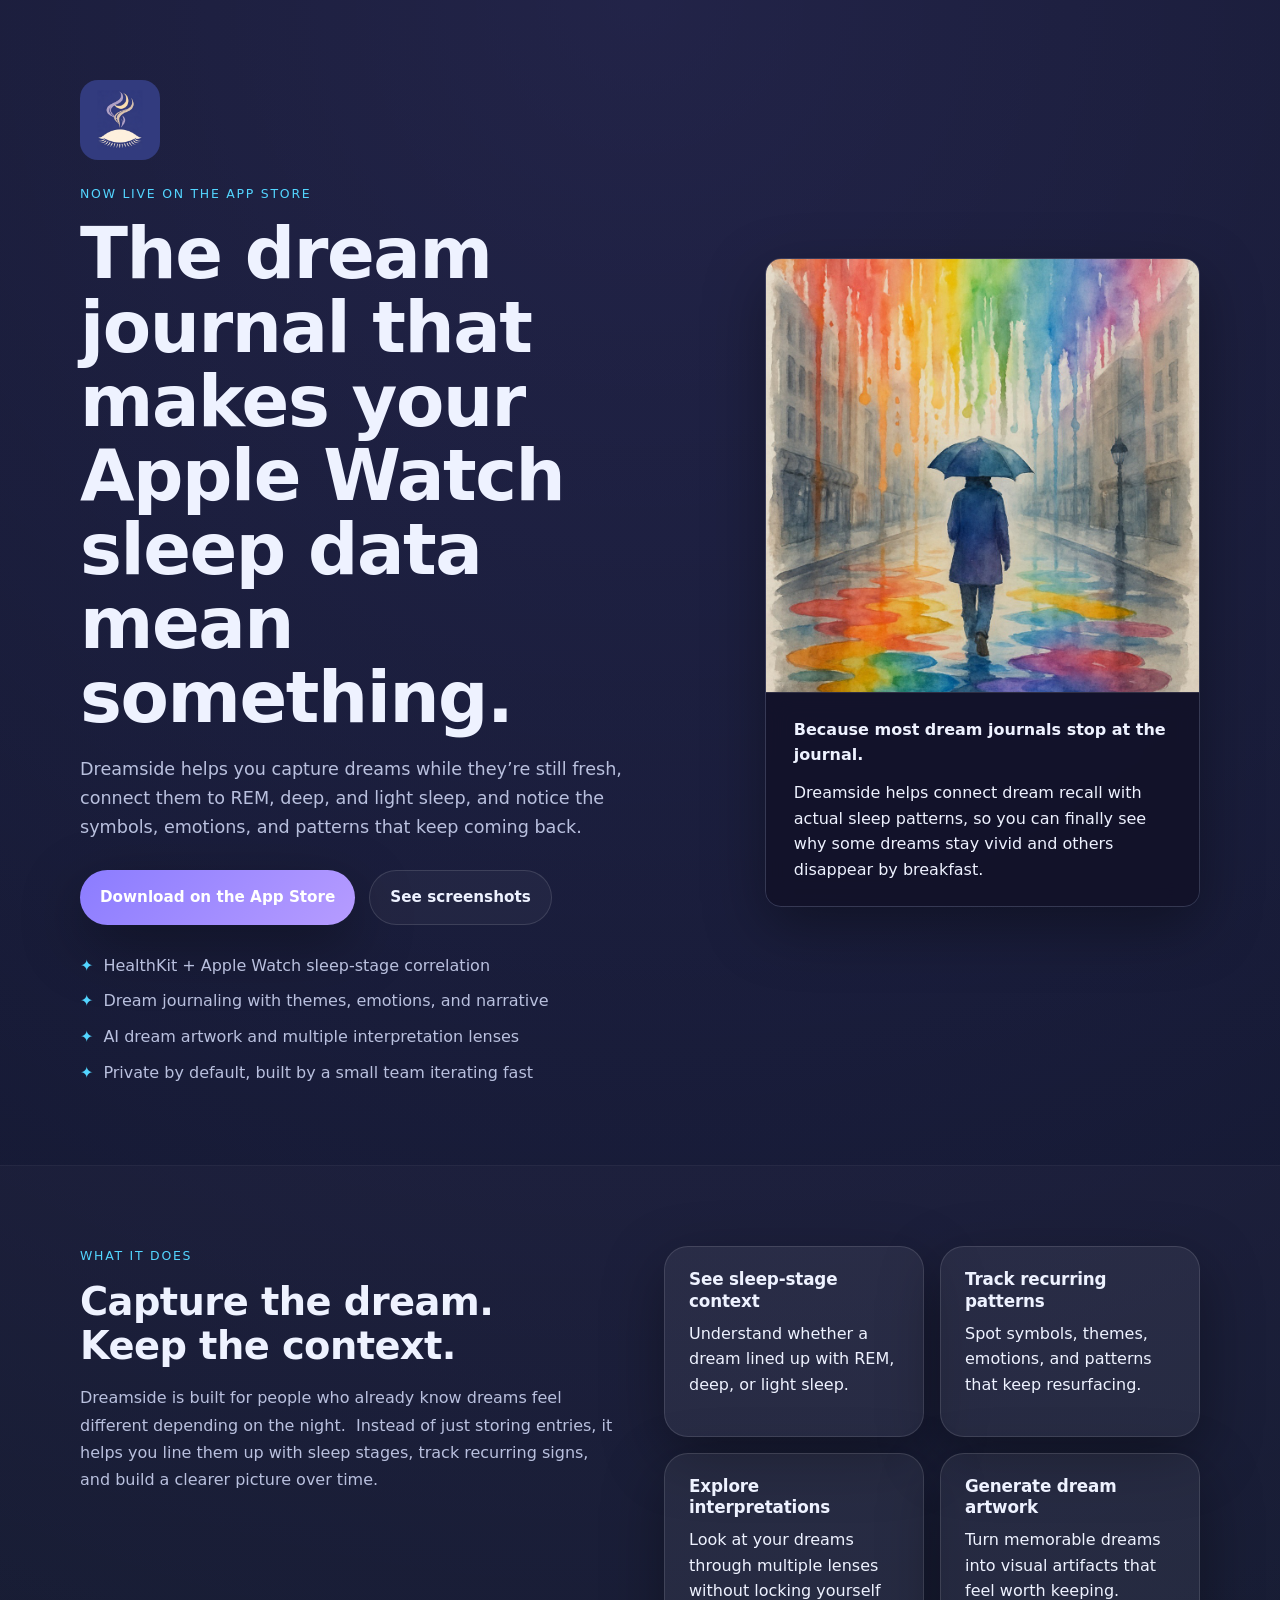
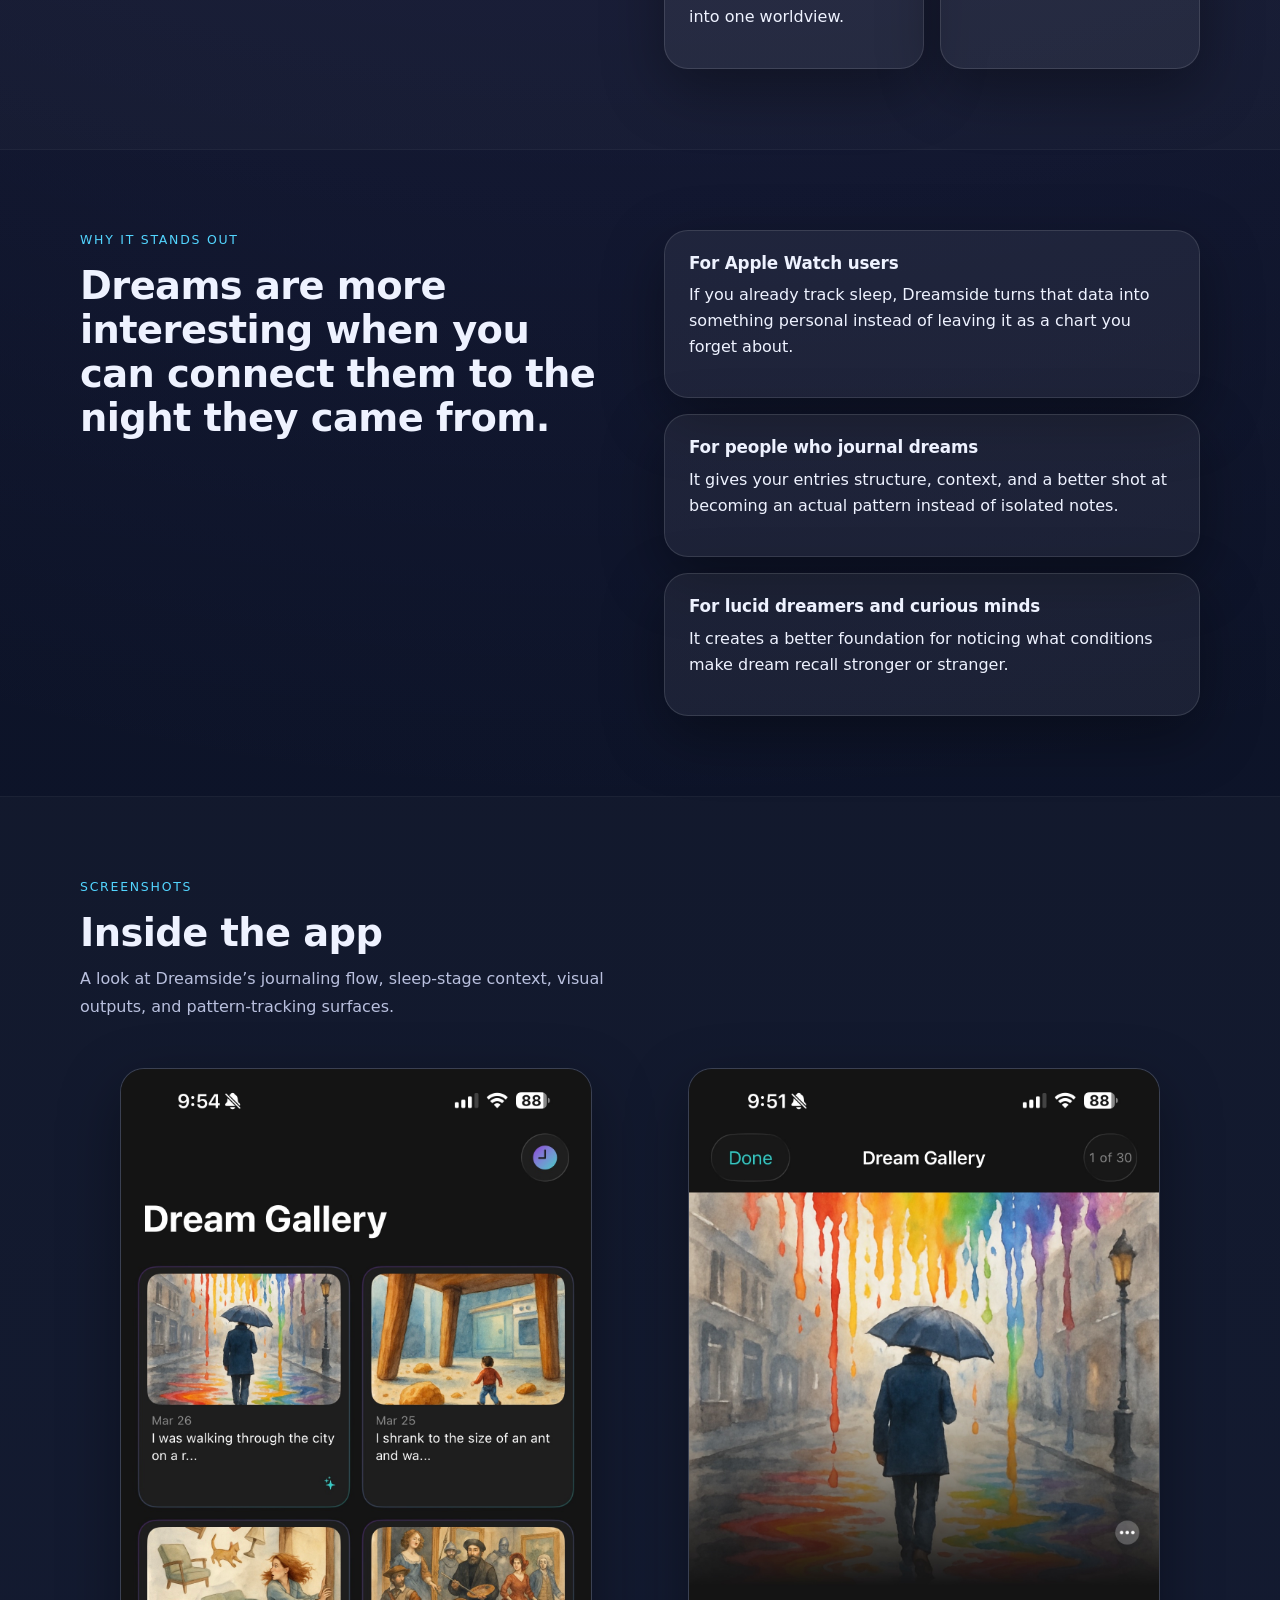
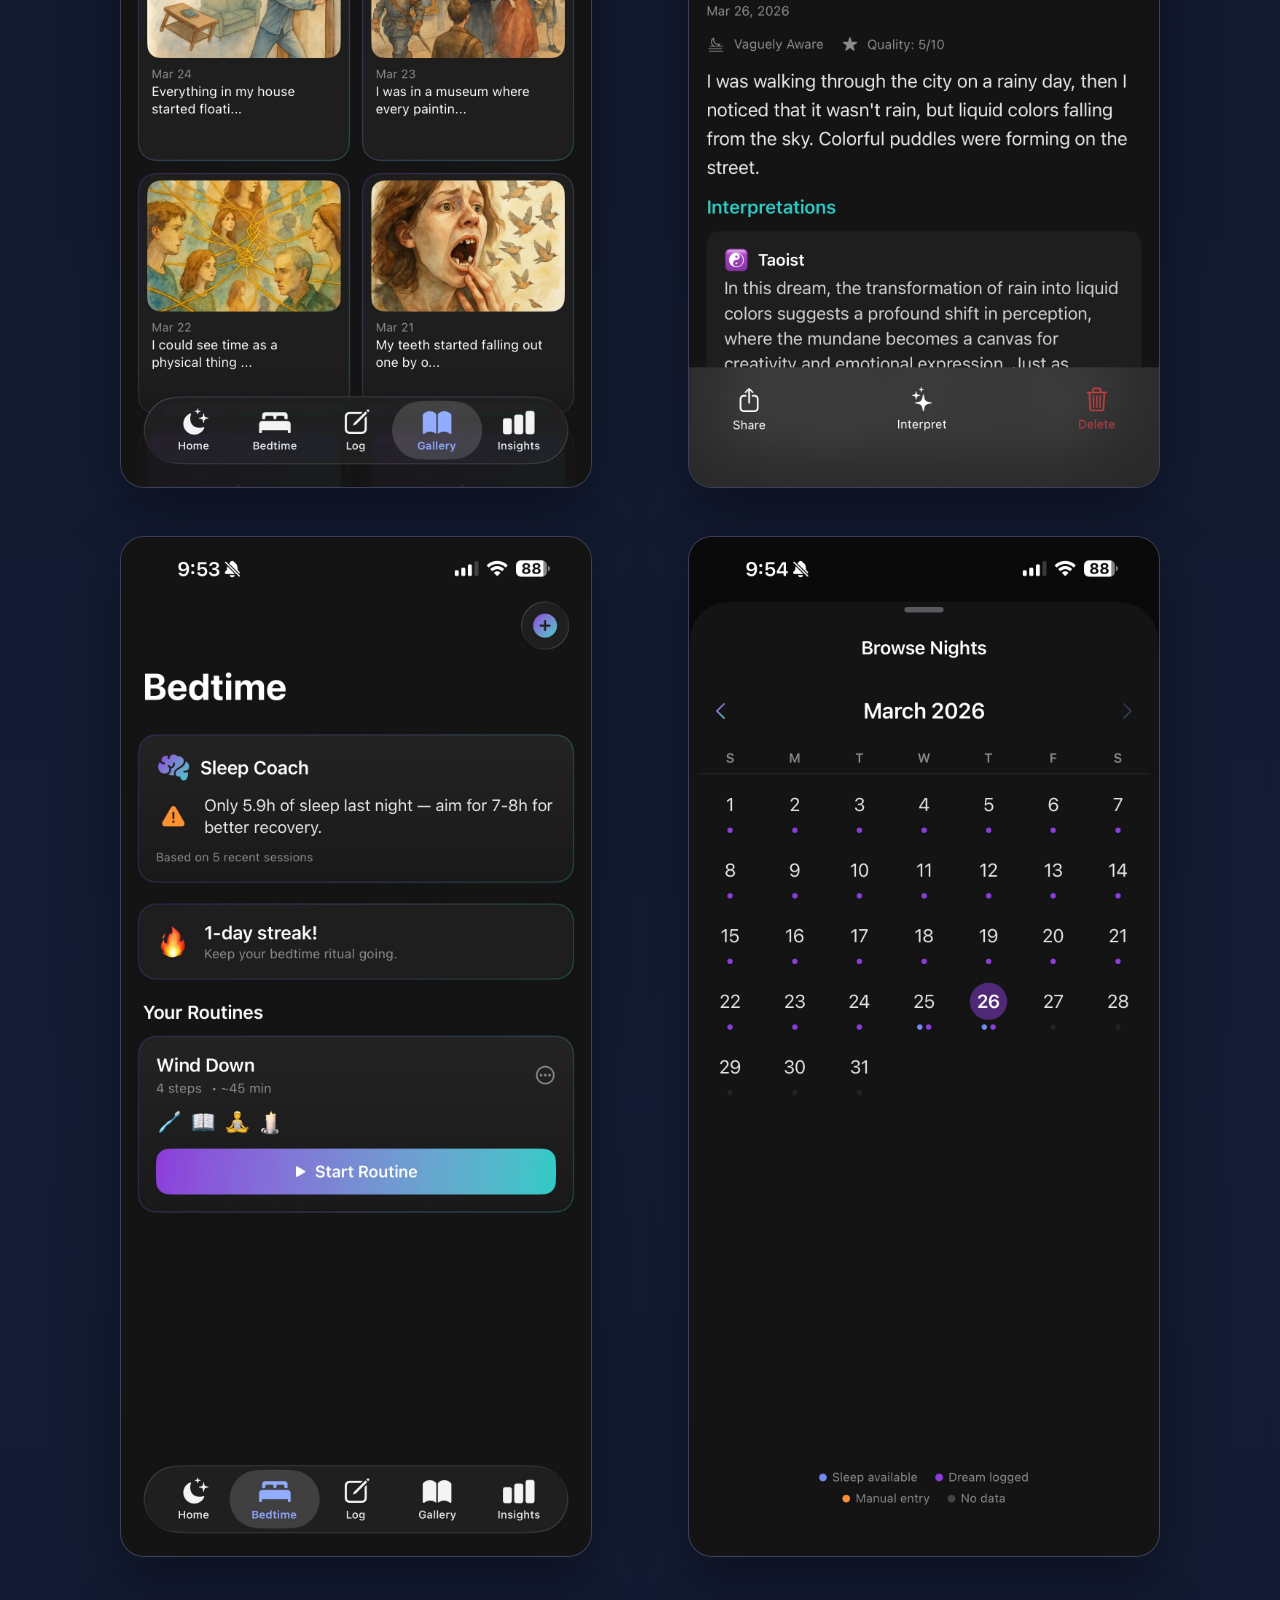
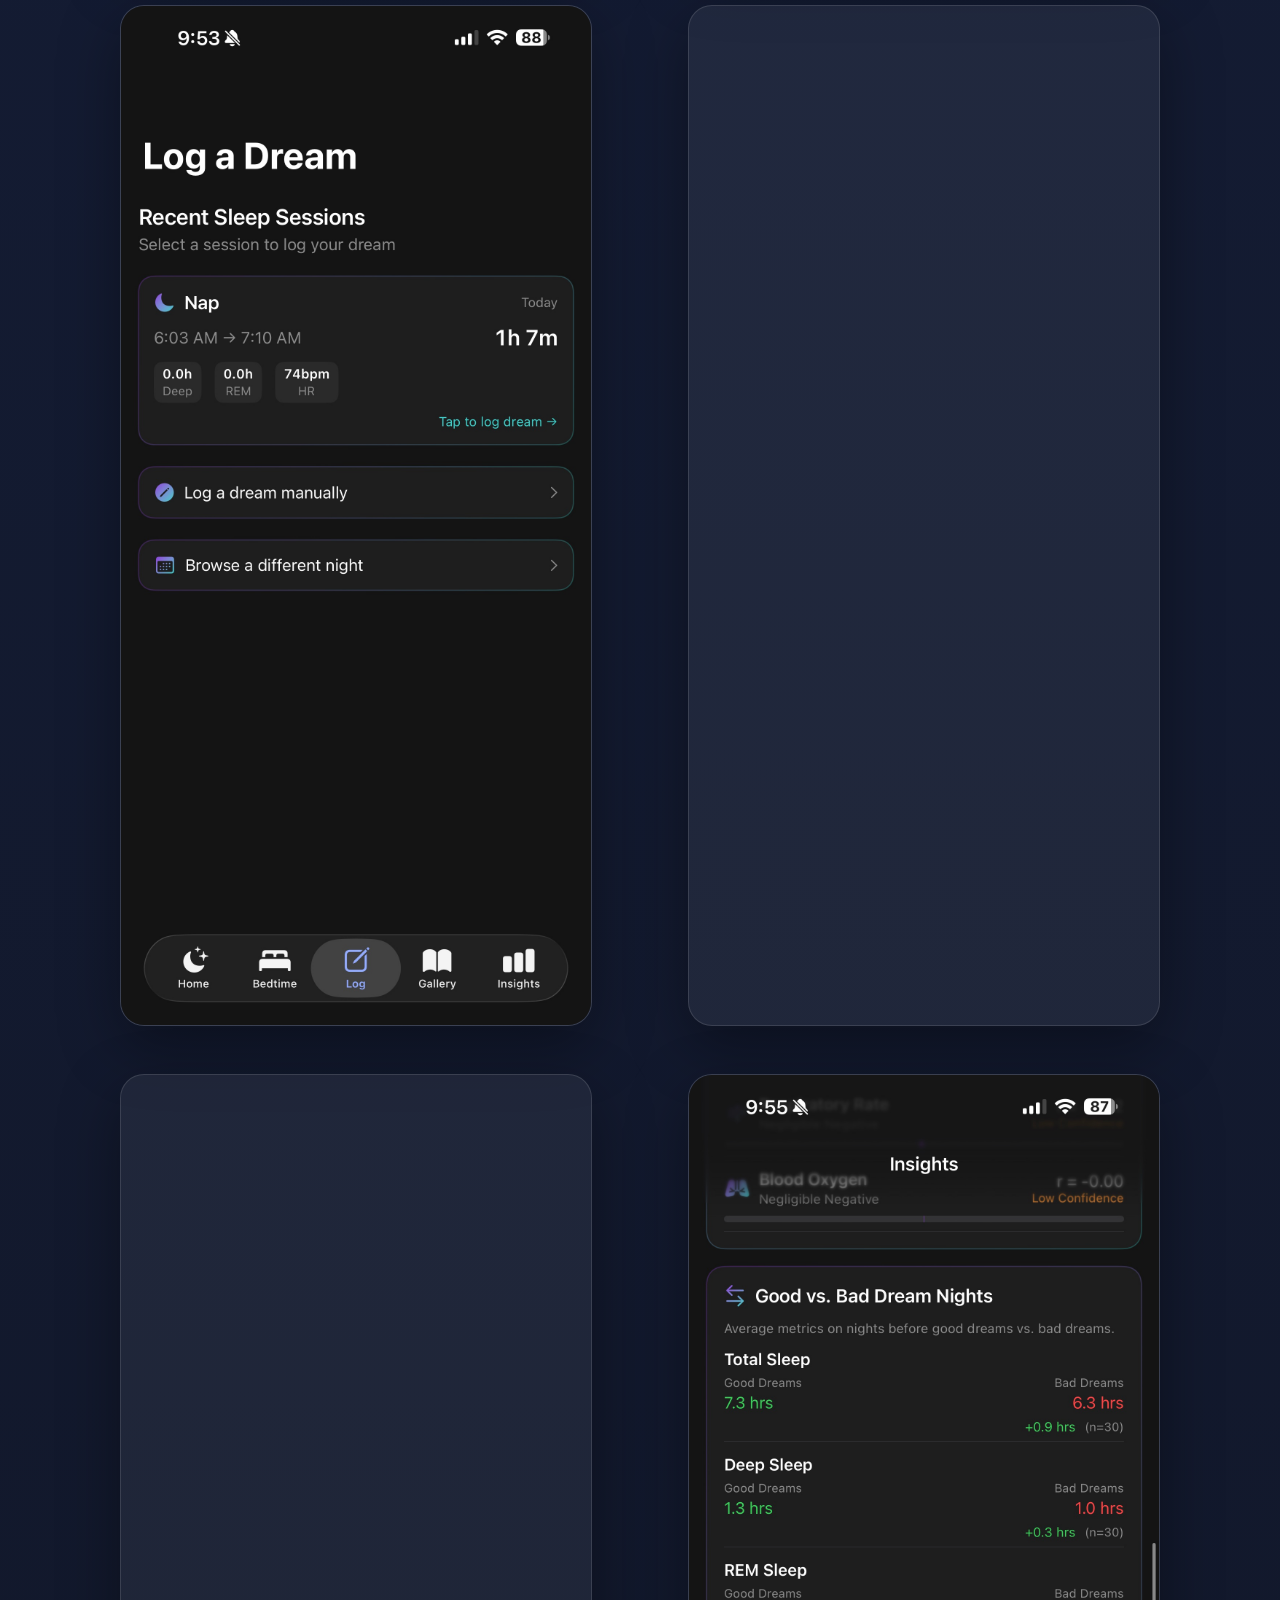
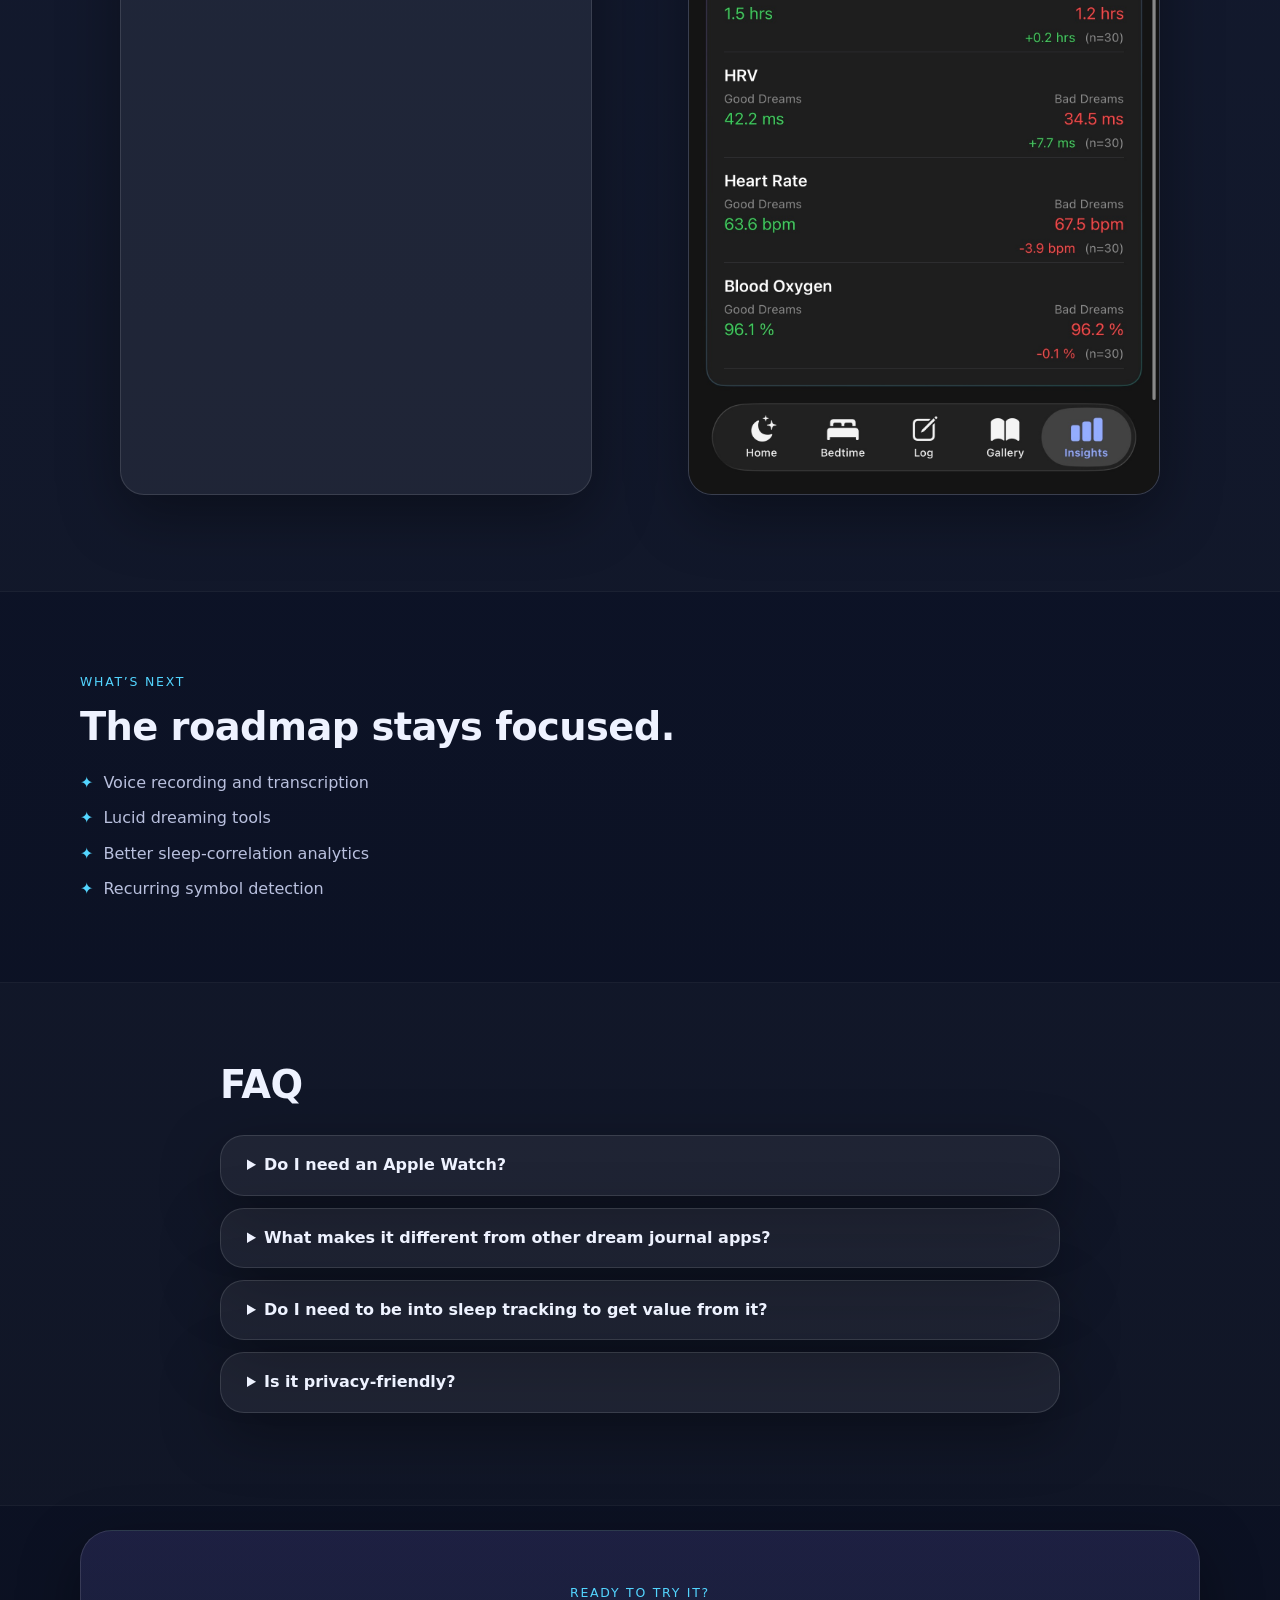
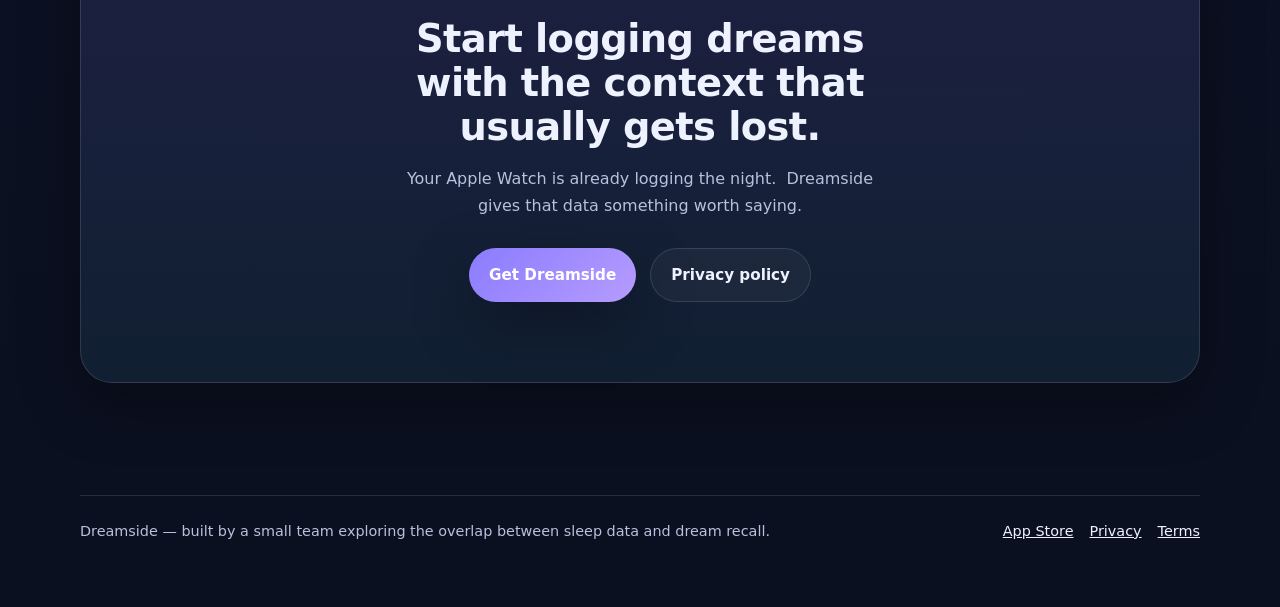
<file: index.html>
<!DOCTYPE html>
<html lang="en">
<head>
  <meta charset="UTF-8" />
  <meta name="viewport" content="width=device-width, initial-scale=1.0" />
  <title>Dreamside — Dream journal with Apple Watch sleep correlation</title>
  <meta name="description" content="Dreamside is a dream journal for Apple Watch users who want to connect dream recall, sleep stages, recurring symbols, and dream patterns over time." />
  <meta property="og:title" content="Dreamside — Dream journal with Apple Watch sleep correlation" />
  <meta property="og:description" content="Log dreams, connect them to sleep stages, and spot the patterns that keep returning." />
  <link rel="stylesheet" href="styles.css" />
</head>
<body>
  <header class="hero">
    <div class="hero__content">
      <img src="./dreamside-icon.png" alt="Dreamside app icon" class="hero__icon" />
      <p class="eyebrow">Now live on the App Store</p>
      <h1>The dream journal that makes your Apple Watch sleep data mean something.</h1>
      <p class="lede">Dreamside helps you capture dreams while they’re still fresh, connect them to REM, deep, and light sleep, and notice the symbols, emotions, and patterns that keep coming back.</p>
      <div class="hero__actions">
        <a class="button button--primary" href="https://apps.apple.com/app/dreamside/id6760677300" target="_blank" rel="noreferrer">Download on the App Store</a>
        <a class="button button--ghost" href="#gallery">See screenshots</a>
      </div>
      <ul class="hero__bullets">
        <li>HealthKit + Apple Watch sleep-stage correlation</li>
        <li>Dream journaling with themes, emotions, and narrative</li>
        <li>AI dream artwork and multiple interpretation lenses</li>
        <li>Private by default, built by a small team iterating fast</li>
      </ul>
    </div>
    <div class="hero__card">
      <div class="hero__card-unit">
        <div class="hero__card-figure">
          <img src="./hero-img.jpg" alt="Dreamside app screenshot" class="hero__card-image" />
        </div>
        <div class="hero__card-caption">
          <strong>Because most dream journals stop at the journal.</strong>
          <p>Dreamside helps connect dream recall with actual sleep patterns, so you can finally see why some dreams stay vivid and others disappear by breakfast.</p>
        </div>
      </div>
    </div>
  </header>

  <main>
    <section class="section section--alt">
      <div class="section__inner intro-grid">
        <div>
          <p class="eyebrow">What it does</p>
          <h2>Capture the dream.<br>Keep the context.</h2>
          <p class="section-copy">Dreamside is built for people who already know dreams feel different depending on the night. Instead of just storing entries, it helps you line them up with sleep stages, track recurring signs, and build a clearer picture over time.</p>
        </div>
        <div class="feature-grid">
          <article class="feature-card">
            <h3>See sleep-stage context</h3>
            <p>Understand whether a dream lined up with REM, deep, or light sleep.</p>
          </article>
          <article class="feature-card">
            <h3>Track recurring patterns</h3>
            <p>Spot symbols, themes, emotions, and patterns that keep resurfacing.</p>
          </article>
          <article class="feature-card">
            <h3>Explore interpretations</h3>
            <p>Look at your dreams through multiple lenses without locking yourself into one worldview.</p>
          </article>
          <article class="feature-card">
            <h3>Generate dream artwork</h3>
            <p>Turn memorable dreams into visual artifacts that feel worth keeping.</p>
          </article>
        </div>
      </div>
    </section>

    <section class="section">
      <div class="section__inner value-grid">
        <div>
          <p class="eyebrow">Why it stands out</p>
          <h2>Dreams are more interesting when you can connect them to the night they came from.</h2>
        </div>
        <div class="value-list">
          <article>
            <h3>For Apple Watch users</h3>
            <p>If you already track sleep, Dreamside turns that data into something personal instead of leaving it as a chart you forget about.</p>
          </article>
          <article>
            <h3>For people who journal dreams</h3>
            <p>It gives your entries structure, context, and a better shot at becoming an actual pattern instead of isolated notes.</p>
          </article>
          <article>
            <h3>For lucid dreamers and curious minds</h3>
            <p>It creates a better foundation for noticing what conditions make dream recall stronger or stranger.</p>
          </article>
        </div>
      </div>
    </section>

    <section id="gallery" class="section section--alt">
      <div class="section__inner">
        <p class="eyebrow">Screenshots</p>
        <h2>Inside the app</h2>
        <p class="section-copy">A look at Dreamside’s journaling flow, sleep-stage context, visual outputs, and pattern-tracking surfaces.</p>
        <div id="gallery-grid" class="gallery-grid"></div>
      </div>
    </section>

    <section class="section">
      <div class="section__inner">
        <p class="eyebrow">What’s next</p>
        <h2>The roadmap stays focused.</h2>
        <ul class="stack-list">
          <li>Voice recording and transcription</li>
          <li>Lucid dreaming tools</li>
          <li>Better sleep-correlation analytics</li>
          <li>Recurring symbol detection</li>
        </ul>
      </div>
    </section>

    <section class="section section--alt">
      <div class="section__inner faq">
        <h2>FAQ</h2>
        <details>
          <summary>Do I need an Apple Watch?</summary>
          <p>No, but that’s where Dreamside gets most of its power. You can still journal dreams without one, but the sleep-stage context is the differentiator.</p>
        </details>
        <details>
          <summary>What makes it different from other dream journal apps?</summary>
          <p>Most dream journals help you capture the dream. Dreamside helps you connect dream recall to actual sleep patterns over time, especially if you already use Apple Watch for sleep tracking.</p>
        </details>
        <details>
          <summary>Do I need to be into sleep tracking to get value from it?</summary>
          <p>No. Some people use it because they already track sleep and want their data to mean something. Others just want a better way to remember and reflect on their dreams. It works either way.</p>
        </details>
        <details>
          <summary>Is it privacy-friendly?</summary>
          <p>Yes. Dreamside is designed around private journaling, on-device use, and secure sync rather than social sharing by default.</p>
        </details>
      </div>
    </section>

    <section class="section cta-section">
      <div class="section__inner cta-card">
        <p class="eyebrow">Ready to try it?</p>
        <h2>Start logging dreams with the context that usually gets lost.</h2>
        <p class="section-copy">Your Apple Watch is already logging the night. Dreamside gives that data something worth saying.</p>
        <div class="hero__actions hero__actions--center">
          <a class="button button--primary" href="https://apps.apple.com/app/dreamside/id6760677300" target="_blank" rel="noreferrer">Get Dreamside</a>
          <a class="button button--ghost" href="https://caseylester-dev.github.io/Dreamside/privacy" target="_blank" rel="noreferrer">Privacy policy</a>
        </div>
      </div>
    </section>
  </main>

  <footer class="footer">
    <div class="footer__inner">
      <p>Dreamside — built by a small team exploring the overlap between sleep data and dream recall.</p>
      <div class="footer__links">
        <a href="https://apps.apple.com/app/dreamside/id6760677300" target="_blank" rel="noreferrer">App Store</a>
        <a href="https://caseylester-dev.github.io/Dreamside/privacy" target="_blank" rel="noreferrer">Privacy</a>
        <a href="https://www.apple.com/legal/internet-services/itunes/dev/stdeula/" target="_blank" rel="noreferrer">Terms</a>
      </div>
    </div>
  </footer>

  <script src="app.js"></script>
</body>
</html>
</file>
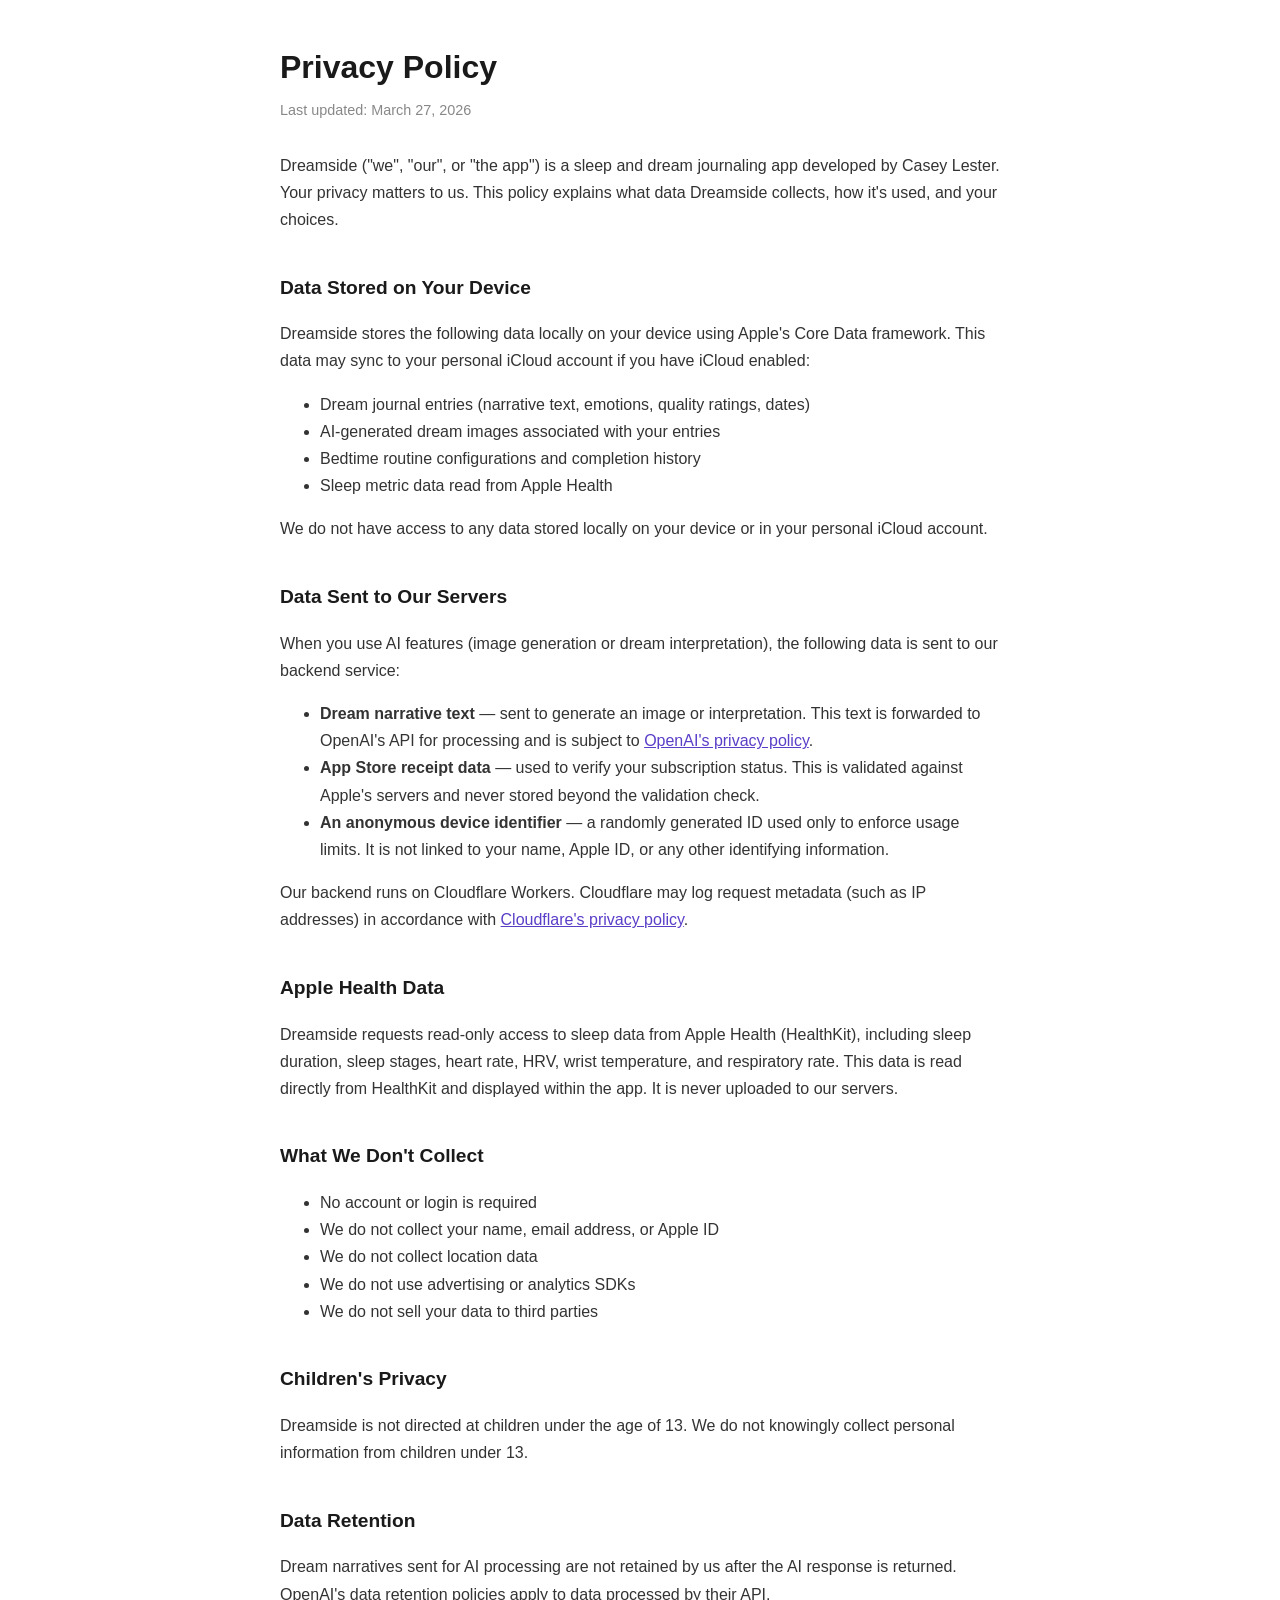
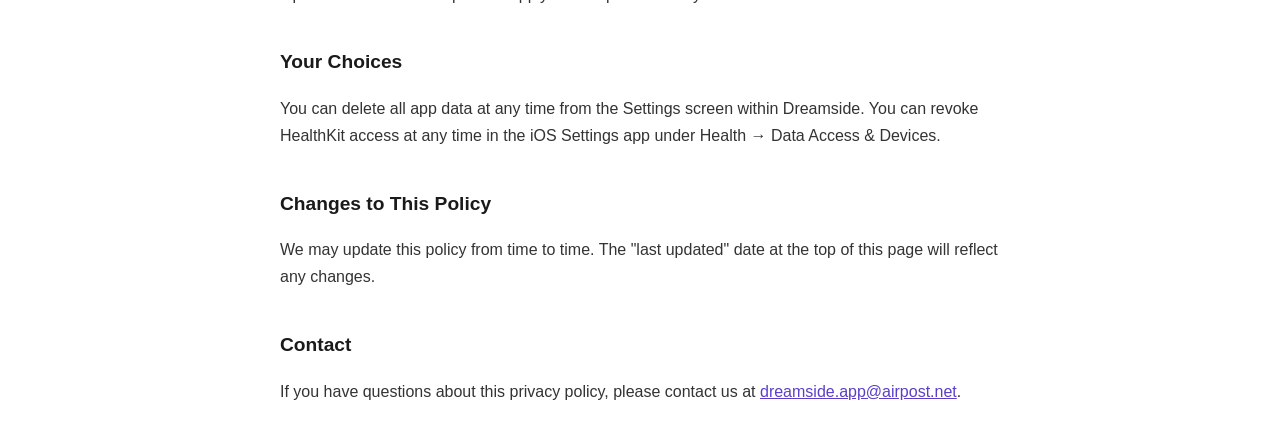
<file: privacy.html>
<!DOCTYPE html>
<html lang="en">
<head>
  <meta charset="UTF-8">
  <meta name="viewport" content="width=device-width, initial-scale=1.0">
  <title>Dreamside – Privacy Policy</title>
  <style>
    body { font-family: -apple-system, BlinkMacSystemFont, "Segoe UI", sans-serif; max-width: 720px; margin: 40px auto; padding: 0 24px; color: #1a1a1a; line-height: 1.7; }
    h1 { font-size: 2em; margin-bottom: 4px; }
    h2 { margin-top: 2em; font-size: 1.2em; }
    p, li { font-size: 1em; color: #333; }
    a { color: #5b3ec8; }
    .updated { color: #888; font-size: 0.9em; margin-bottom: 2em; display: block; }
  </style>
</head>
<body>
  <h1>Privacy Policy</h1>
  <span class="updated">Last updated: March 27, 2026</span>

  <p>Dreamside ("we", "our", or "the app") is a sleep and dream journaling app developed by Casey Lester. Your privacy matters to us. This policy explains what data Dreamside collects, how it's used, and your choices.</p>

  <h2>Data Stored on Your Device</h2>
  <p>Dreamside stores the following data locally on your device using Apple's Core Data framework. This data may sync to your personal iCloud account if you have iCloud enabled:</p>
  <ul>
    <li>Dream journal entries (narrative text, emotions, quality ratings, dates)</li>
    <li>AI-generated dream images associated with your entries</li>
    <li>Bedtime routine configurations and completion history</li>
    <li>Sleep metric data read from Apple Health</li>
  </ul>
  <p>We do not have access to any data stored locally on your device or in your personal iCloud account.</p>

  <h2>Data Sent to Our Servers</h2>
  <p>When you use AI features (image generation or dream interpretation), the following data is sent to our backend service:</p>
  <ul>
    <li><strong>Dream narrative text</strong> — sent to generate an image or interpretation. This text is forwarded to OpenAI's API for processing and is subject to <a href="https://openai.com/policies/privacy-policy" target="_blank">OpenAI's privacy policy</a>.</li>
    <li><strong>App Store receipt data</strong> — used to verify your subscription status. This is validated against Apple's servers and never stored beyond the validation check.</li>
    <li><strong>An anonymous device identifier</strong> — a randomly generated ID used only to enforce usage limits. It is not linked to your name, Apple ID, or any other identifying information.</li>
  </ul>
  <p>Our backend runs on Cloudflare Workers. Cloudflare may log request metadata (such as IP addresses) in accordance with <a href="https://www.cloudflare.com/privacypolicy/" target="_blank">Cloudflare's privacy policy</a>.</p>

  <h2>Apple Health Data</h2>
  <p>Dreamside requests read-only access to sleep data from Apple Health (HealthKit), including sleep duration, sleep stages, heart rate, HRV, wrist temperature, and respiratory rate. This data is read directly from HealthKit and displayed within the app. It is never uploaded to our servers.</p>

  <h2>What We Don't Collect</h2>
  <ul>
    <li>No account or login is required</li>
    <li>We do not collect your name, email address, or Apple ID</li>
    <li>We do not collect location data</li>
    <li>We do not use advertising or analytics SDKs</li>
    <li>We do not sell your data to third parties</li>
  </ul>

  <h2>Children's Privacy</h2>
  <p>Dreamside is not directed at children under the age of 13. We do not knowingly collect personal information from children under 13.</p>

  <h2>Data Retention</h2>
  <p>Dream narratives sent for AI processing are not retained by us after the AI response is returned. OpenAI's data retention policies apply to data processed by their API.</p>

  <h2>Your Choices</h2>
  <p>You can delete all app data at any time from the Settings screen within Dreamside. You can revoke HealthKit access at any time in the iOS Settings app under Health → Data Access & Devices.</p>

  <h2>Changes to This Policy</h2>
  <p>We may update this policy from time to time. The "last updated" date at the top of this page will reflect any changes.</p>

  <h2>Contact</h2>
  <p>If you have questions about this privacy policy, please contact us at <a href="mailto:dreamside.app@airpost.net">dreamside.app@airpost.net</a>.</p>
</body>
</html>
</file>
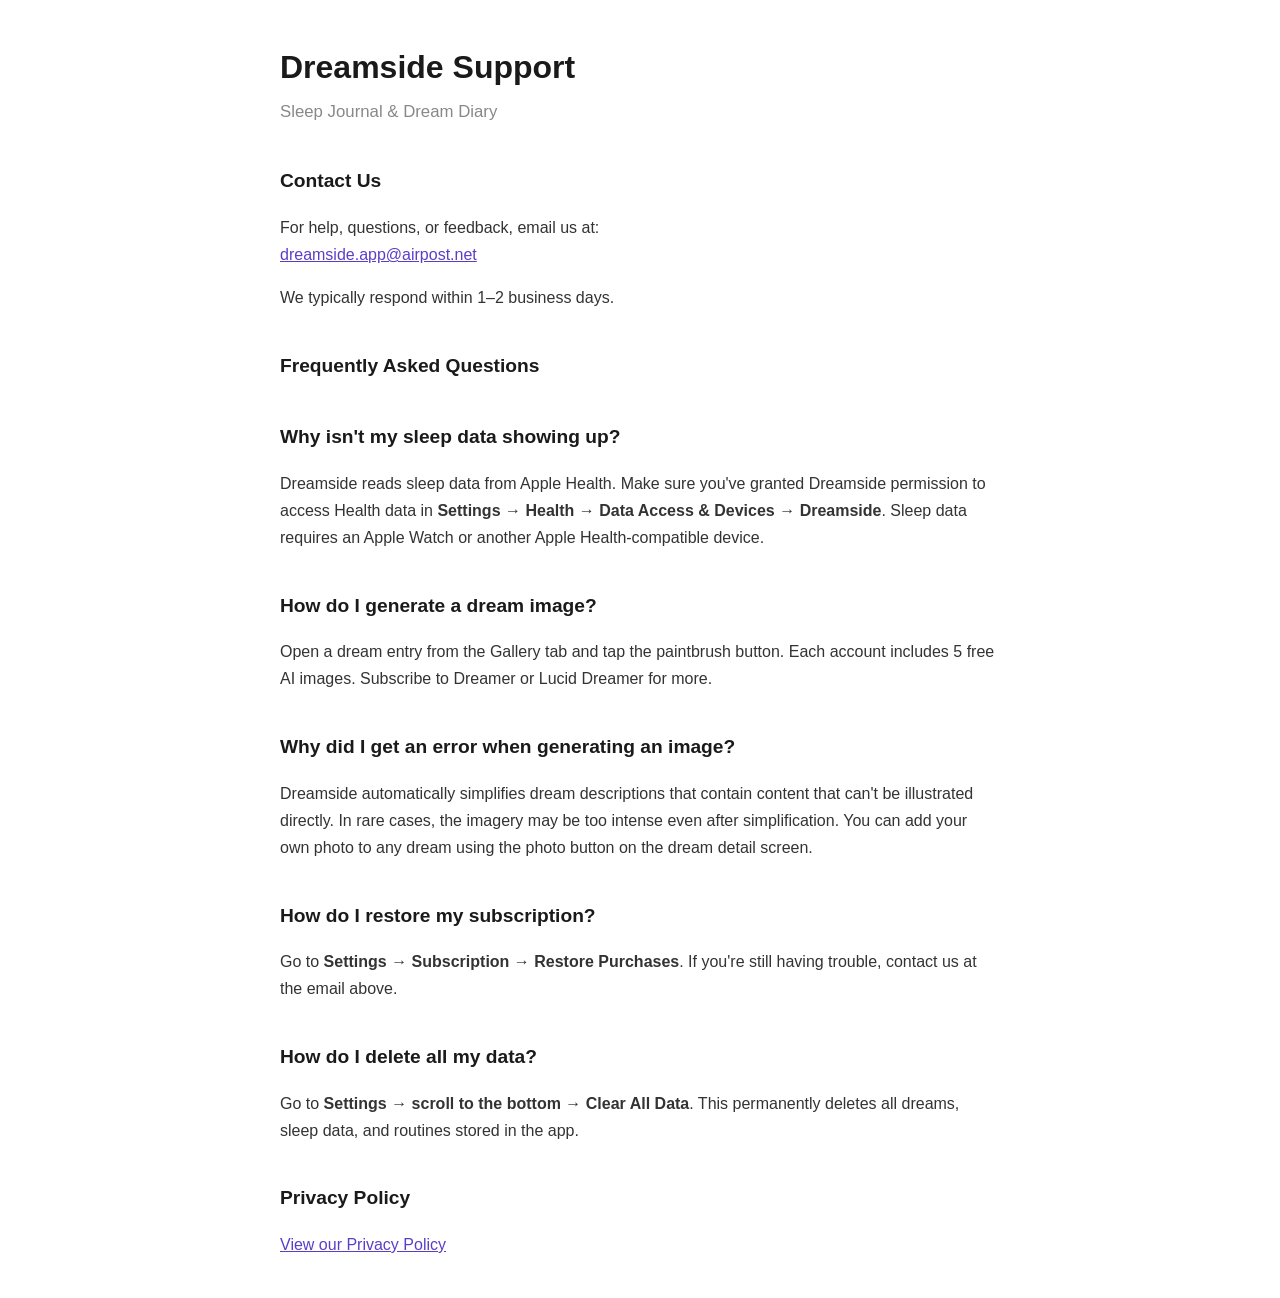
<file: support.html>
<!DOCTYPE html>
<html lang="en">
<head>
  <meta charset="UTF-8">
  <meta name="viewport" content="width=device-width, initial-scale=1.0">
  <title>Dreamside – Support</title>
  <style>
    body { font-family: -apple-system, BlinkMacSystemFont, "Segoe UI", sans-serif; max-width: 720px; margin: 40px auto; padding: 0 24px; color: #1a1a1a; line-height: 1.7; }
    h1 { font-size: 2em; margin-bottom: 4px; }
    h2 { margin-top: 2em; font-size: 1.2em; }
    p, li { font-size: 1em; color: #333; }
    a { color: #5b3ec8; }
    .subtitle { color: #888; font-size: 1.05em; margin-bottom: 2em; display: block; }
  </style>
</head>
<body>
  <h1>Dreamside Support</h1>
  <span class="subtitle">Sleep Journal & Dream Diary</span>

  <h2>Contact Us</h2>
  <p>For help, questions, or feedback, email us at:<br>
  <a href="mailto:dreamside.app@airpost.net">dreamside.app@airpost.net</a></p>
  <p>We typically respond within 1–2 business days.</p>

  <h2>Frequently Asked Questions</h2>

  <h2>Why isn't my sleep data showing up?</h2>
  <p>Dreamside reads sleep data from Apple Health. Make sure you've granted Dreamside permission to access Health data in <strong>Settings → Health → Data Access & Devices → Dreamside</strong>. Sleep data requires an Apple Watch or another Apple Health-compatible device.</p>

  <h2>How do I generate a dream image?</h2>
  <p>Open a dream entry from the Gallery tab and tap the paintbrush button. Each account includes 5 free AI images. Subscribe to Dreamer or Lucid Dreamer for more.</p>

  <h2>Why did I get an error when generating an image?</h2>
  <p>Dreamside automatically simplifies dream descriptions that contain content that can't be illustrated directly. In rare cases, the imagery may be too intense even after simplification. You can add your own photo to any dream using the photo button on the dream detail screen.</p>

  <h2>How do I restore my subscription?</h2>
  <p>Go to <strong>Settings → Subscription → Restore Purchases</strong>. If you're still having trouble, contact us at the email above.</p>

  <h2>How do I delete all my data?</h2>
  <p>Go to <strong>Settings → scroll to the bottom → Clear All Data</strong>. This permanently deletes all dreams, sleep data, and routines stored in the app.</p>

  <h2>Privacy Policy</h2>
  <p><a href="privacy.html">View our Privacy Policy</a></p>
</body>
</html>
</file>
<file: styles.css>
:root {
  --bg: #0b1020;
  --bg-alt: #121933;
  --panel: rgba(255,255,255,0.06);
  --text: #eef2ff;
  --muted: #b9c0de;
  --line: rgba(255,255,255,0.12);
  --accent: #8b7cff;
  --accent-2: #53d5ff;
  --shadow: 0 20px 60px rgba(0,0,0,0.35);
}

* { box-sizing: border-box; }
html { scroll-behavior: smooth; }
body {
  margin: 0;
  font-family: Inter, ui-sans-serif, system-ui, -apple-system, BlinkMacSystemFont, "Segoe UI", sans-serif;
  background:
    radial-gradient(circle at top, rgba(139,124,255,0.18), transparent 28%),
    linear-gradient(180deg, #0b1020 0%, #0f1730 50%, #0b1020 100%);
  color: var(--text);
  font-size: 1rem;
  line-height: 1.6;
}

a { color: inherit; }

.hero, .section__inner, .footer__inner {
  width: min(1120px, calc(100% - 32px));
  margin: 0 auto;
}

.hero {
  min-height: 92vh;
  display: grid;
  grid-template-columns: 1.2fr 0.8fr;
  gap: 32px;
  align-items: center;
  padding: 80px 0;
}

.hero__icon {
  width: 80px;
  height: 80px;
  border-radius: 18px;
  margin-bottom: 24px;
  display: block;
}

.eyebrow {
  text-transform: uppercase;
  letter-spacing: 0.14em;
  font-size: 0.78rem;
  color: var(--accent-2);
  margin: 0 0 14px;
}

h1, h2, h3 { margin-top: 0; }
p { margin-top: 0; }

h1 {
  font-size: clamp(2.4rem, 5.5vw, 4.5rem);
  line-height: 1.05;
  max-width: 12ch;
  margin-bottom: 20px;
  letter-spacing: -0.02em;
}

h2 {
  font-size: clamp(1.6rem, 3vw, 2.4rem);
  line-height: 1.15;
  letter-spacing: -0.015em;
  margin-bottom: 20px;
}

h3 {
  font-size: 1.05rem;
  line-height: 1.3;
  letter-spacing: -0.01em;
  margin-bottom: 8px;
}

.lede {
  font-size: 1.1rem;
  line-height: 1.65;
  color: var(--muted);
  max-width: 52ch;
  margin-bottom: 0;
}

.section-copy {
  font-size: 1rem;
  line-height: 1.7;
  color: var(--muted);
  max-width: 54ch;
  margin-bottom: 0;
}

.hero__bullets, .stack-list {
  color: var(--muted);
  line-height: 1.6;
}

.faq p, .stat-card p {
  line-height: 1.65;
  margin-bottom: 0;
}

.stat-card strong {
  display: block;
  font-size: 1.05rem;
  line-height: 1.35;
  margin-bottom: 12px;
}

.hero__actions {
  display: flex;
  flex-wrap: wrap;
  gap: 14px;
  margin: 28px 0;
}

.button {
  display: inline-flex;
  align-items: center;
  justify-content: center;
  padding: 14px 20px;
  border-radius: 999px;
  text-decoration: none;
  font-weight: 700;
  font-size: 0.95rem;
  border: 1px solid var(--line);
}

.button--primary {
  background: linear-gradient(135deg, var(--accent), #b69cff);
  color: white;
  border: none;
  box-shadow: var(--shadow);
}

.button--ghost {
  background: rgba(255,255,255,0.04);
}

.hero__bullets, .stack-list {
  list-style: none;
  padding: 0;
  margin: 0;
  display: grid;
  gap: 10px;
}

.hero__bullets li::before, .stack-list li::before {
  content: "✦";
  color: var(--accent-2);
  margin-right: 10px;
}

.hero__card {
  align-self: center;
}

.hero__card-unit {
  border-radius: 16px;
  overflow: hidden;
  border: 1px solid var(--line);
  box-shadow: var(--shadow);
}

.hero__card-figure {
  position: relative;
}

.hero__card-caption {
  padding: 24px 28px;
  border-top: 1px solid var(--line);
  background: rgba(18, 16, 38, 0.82);
  backdrop-filter: blur(12px);
  -webkit-backdrop-filter: blur(12px);
  display: grid;
  gap: 12px;
}

.hero__card-caption h3,
.hero__card-caption p {
  margin: 0;
}

.hero__card-image {
  width: 100%;
  max-height: 520px;
  object-fit: cover;
  object-position: top center;
  display: block;
}

.stat-card, .feature-card, .gallery-placeholder, details {
  background: var(--panel);
  border: 1px solid var(--line);
  border-radius: 24px;
  box-shadow: var(--shadow);
}

.stat-card {
  position: absolute;
  bottom: 0;
  left: 0;
  right: 0;
  padding: 24px 28px;
  border-radius: 0;
  border: none;
  border-top: 1px solid var(--line);
  background: rgba(18, 16, 38, 0.82);
  backdrop-filter: blur(12px);
  -webkit-backdrop-filter: blur(12px);
  box-sizing: border-box;
}

.stat-card__label {
  display: block;
  color: var(--accent-2);
  margin-bottom: 14px;
  font-size: 0.85rem;
  letter-spacing: 0.04em;
}

.section {
  padding: 80px 0;
}

.hero {
  padding: 80px 0;
}

.hero .section__inner {
  gap: 48px;
}

.hero__card-caption {
  display: grid;
  gap: 12px;
}

.hero__card-caption h3,
.hero__card-caption p {
  margin: 0;
}

.section--alt {
  background: rgba(255,255,255,0.02);
  border-top: 1px solid rgba(255,255,255,0.04);
  border-bottom: 1px solid rgba(255,255,255,0.04);
}

.two-up,
.intro-grid,
.value-grid {
  display: grid;
  grid-template-columns: 1fr 1fr;
  gap: 48px;
  align-items: start;
}

.feature-grid,
.gallery-grid,
.value-list {
  display: grid;
  gap: 16px;
}

.feature-grid,
.gallery-grid {
  grid-template-columns: repeat(2, minmax(0, 1fr));
}

.value-list {
  grid-template-columns: 1fr;
}

.feature-card {
  padding: 22px 24px;
}

.gallery-card {
  padding: 0;
}

.value-list article {
  padding: 22px 24px;
}

.gallery-placeholder {
  padding: 20px;
}

.gallery-card,
.value-list article {
  background: var(--panel);
  border: 1px solid var(--line);
  border-radius: 24px;
  box-shadow: var(--shadow);
}

.gallery-card {
  overflow: hidden;
}

.gallery-card img {
  display: block;
  width: 100%;
  height: auto;
}

.gallery-placeholder {
  min-height: 240px;
  display: flex;
  align-items: center;
  justify-content: center;
  text-align: center;
  color: var(--muted);
}

#gallery h2 {
  margin-bottom: 10px;
}

#gallery .section-copy {
  margin-bottom: 32px;
}

.intro-grid h2 {
  margin-bottom: 16px;
}

.intro-grid .section-copy {
  margin-bottom: 0;
}

.value-grid h2 {
  margin-bottom: 0;
}

.cta-section {
  padding-top: 24px;
}

.cta-card {
  text-align: center;
  background: linear-gradient(180deg, rgba(139,124,255,0.14), rgba(83,213,255,0.08));
  border: 1px solid var(--line);
  border-radius: 32px;
  padding: 52px 32px;
  box-shadow: var(--shadow);
}

.cta-card h2 {
  max-width: 20ch;
  margin: 0 auto 16px;
}

.cta-card .section-copy {
  max-width: 46ch;
  margin: 0 auto;
}

.hero__actions--center {
  justify-content: center;
}

.faq {
  max-width: 840px;
}

.faq h2 {
  margin-bottom: 28px;
}

details {
  padding: 18px 22px;
  margin-bottom: 12px;
}

summary {
  cursor: pointer;
  font-weight: 700;
  line-height: 1.4;
  padding-left: 4px;
}

.accordion-body {
  overflow: hidden;
  max-height: 0;
  transition: max-height 0.3s ease;
}

.accordion-body p {
  margin: 12px 0 0;
}

.footer {
  padding: 32px 0 64px;
}

.footer__inner {
  display: flex;
  justify-content: space-between;
  gap: 16px;
  align-items: center;
  border-top: 1px solid var(--line);
  padding-top: 24px;
}

.footer__inner p {
  color: var(--muted);
  font-size: 0.9rem;
  margin: 0;
}

.footer__links {
  display: flex;
  gap: 16px;
  flex-wrap: wrap;
  font-size: 0.9rem;
}

@media (max-width: 840px) {
  .hero,
  .two-up,
  .intro-grid,
  .value-grid {
    grid-template-columns: 1fr;
  }

  .feature-grid,
  .gallery-grid {
    grid-template-columns: 1fr;
  }

  .footer__inner {
    flex-direction: column;
    align-items: flex-start;
  }
}
</file>
